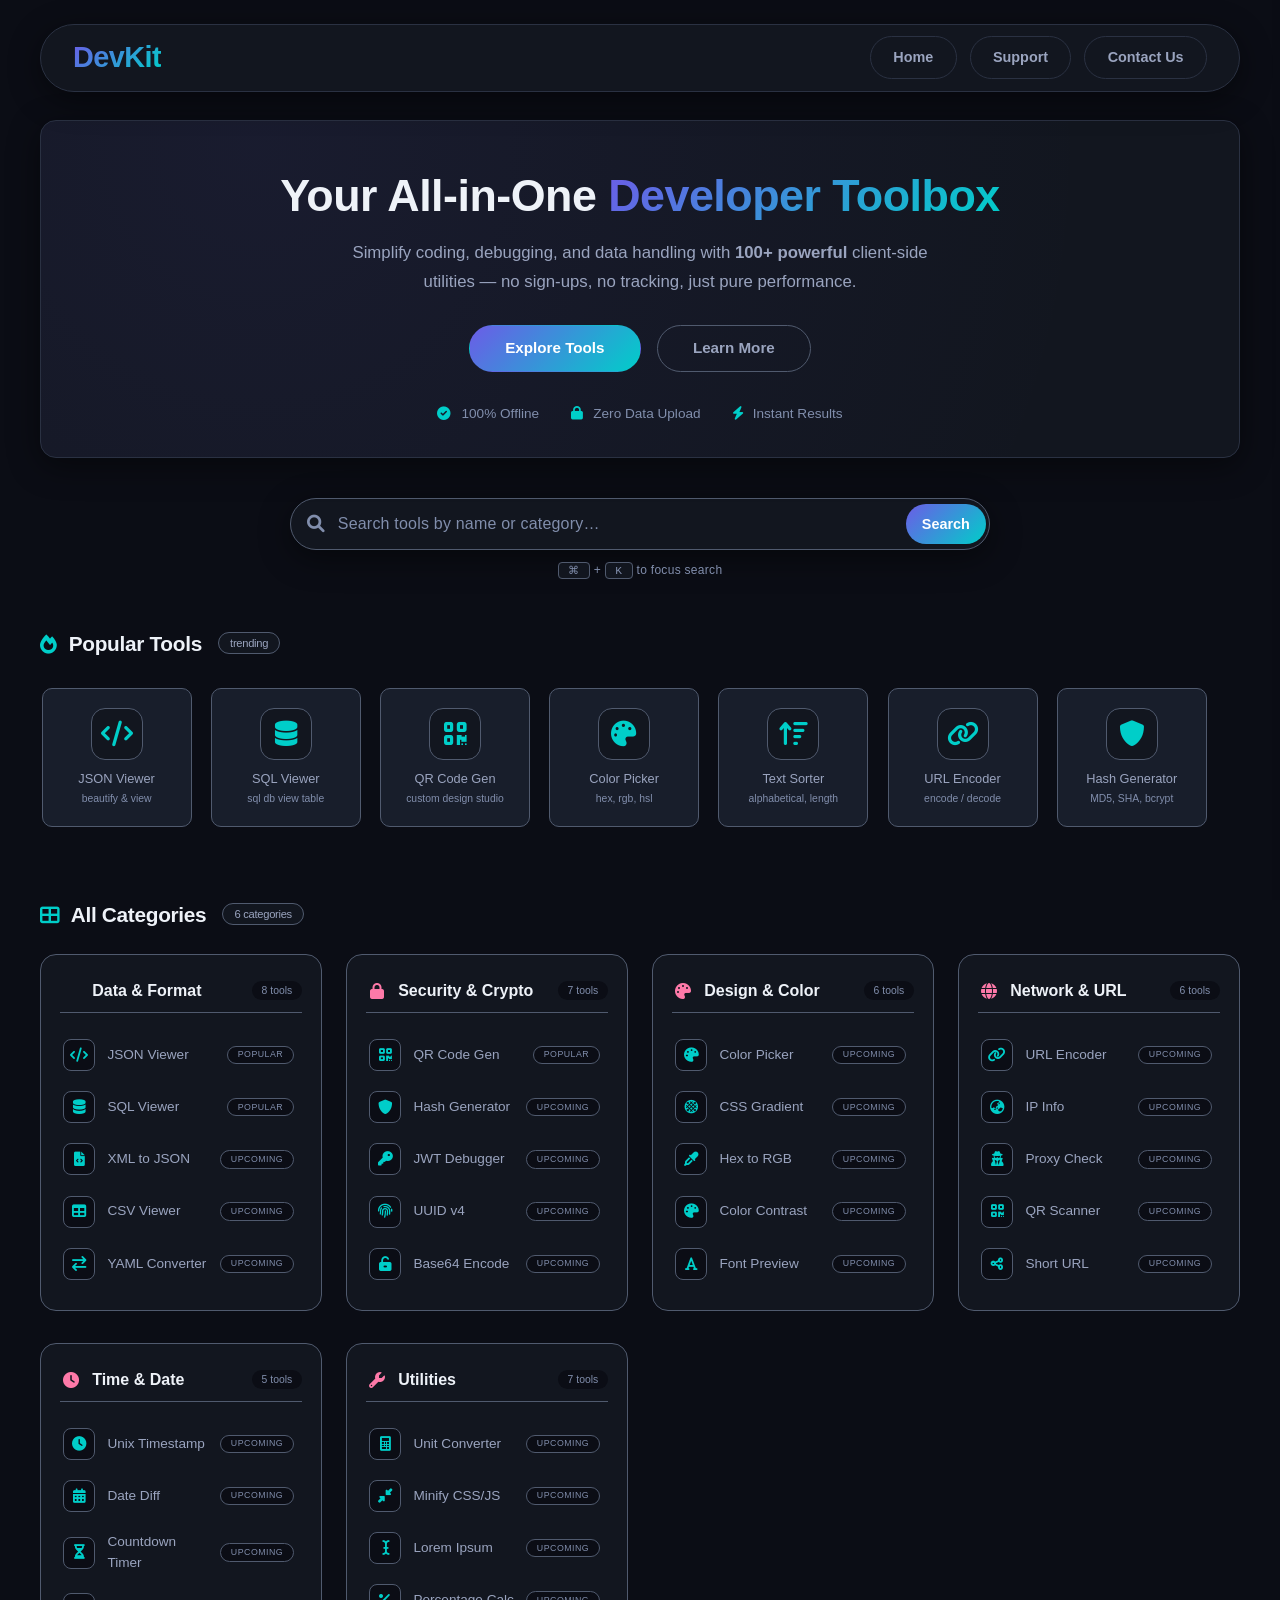
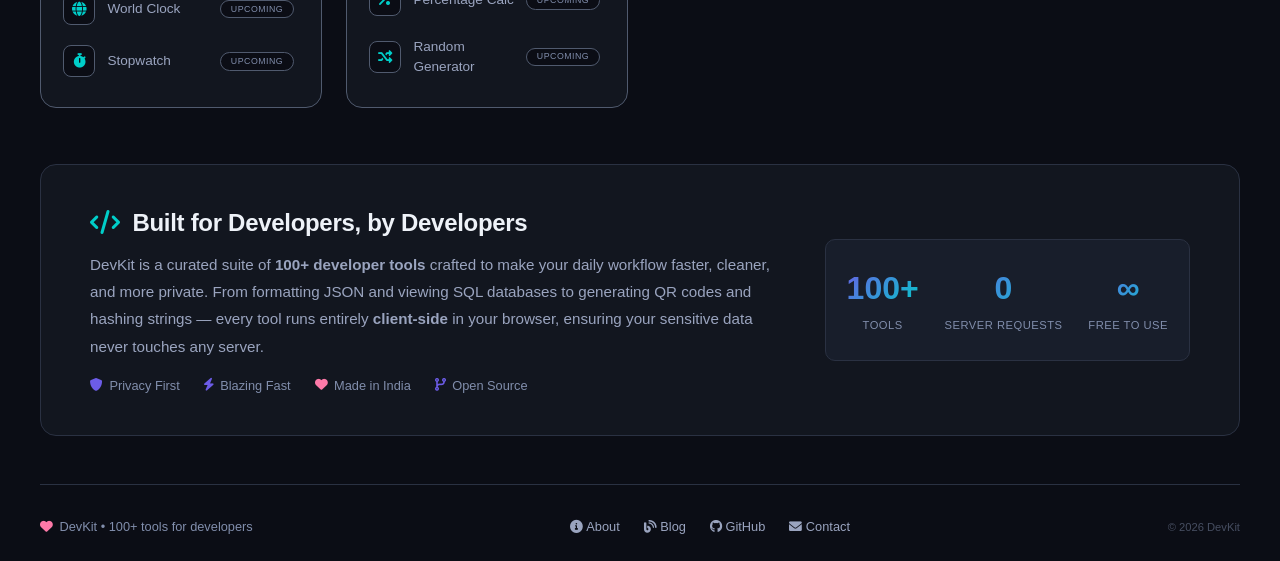
<file: index.html>
<!DOCTYPE html>
<html lang="en">

<head>
    <meta charset="UTF-8" />
    <meta name="viewport" content="width=device-width, initial-scale=1.0" />
    <title>DevKit — Developer Tools</title>

    <link rel="stylesheet" href="https://cdnjs.cloudflare.com/ajax/libs/font-awesome/6.0.0-beta3/css/all.min.css" />
    <link rel="stylesheet" href="style.css" />
    <link rel="stylesheet" href="index.css" />
</head>

<body>

    <div class="container">

        <!-- ====== NAVBAR ====== -->
        <nav class="navbar">
            <div class="nav-brand">
                <a href="./">DevKit</a>
            </div>
            <ul class="desktop-menu">
                <li><a href="./" class="nav-btn active">Home</a></li>
                <li><a href="./support" class="nav-btn">Support</a></li>
                <li><a href="./contact" class="nav-btn">Contact Us</a></li>
            </ul>
            <button class="hamburger" id="hamburgerBtn" aria-label="Toggle menu">
                <span></span>
                <span></span>
                <span></span>
            </button>
        </nav>

        <!-- ====== SLIDING PANEL ====== -->
        <div class="slide-panel" id="slidePanel">
            <div class="panel-header">
                <span class="panel-brand"><i class="fas fa-code"></i> DevKit</span>
                <button class="panel-close" id="panelCloseBtn" aria-label="Close menu">
                    <i class="fas fa-times"></i>
                </button>
            </div>
            <ul class="panel-menu">
                <li><a href="./" class="panel-link"><i class="fas fa-home"></i> Home</a></li>
                <li><a href="./support" class="panel-link"><i class="fas fa-life-ring"></i> Support</a></li>
                <li><a href="./contact" class="panel-link"><i class="fas fa-envelope"></i> Contact Us</a></li>
            </ul>
        </div>

        <!-- ====== HERO SECTION ====== -->
        <section class="hero-section">
            <div class="hero-content">
                <h1>Your All-in-One <span>Developer Toolbox</span></h1>
                <p class="hero-desc">
                    Simplify coding, debugging, and data handling with <strong>100+ powerful</strong>
                    client-side utilities — no sign-ups, no tracking, just pure performance.
                </p>
                <div class="hero-actions">
                    <a href="#tools-section" class="hero-btn primary">Explore Tools</a>
                    <a href="#about-devkit" class="hero-btn secondary">Learn More</a>
                </div>
                <div class="hero-stats">
                    <span><i class="fas fa-check-circle"></i> 100% Offline</span>
                    <span><i class="fas fa-lock"></i> Zero Data Upload</span>
                    <span><i class="fas fa-bolt"></i> Instant Results</span>
                </div>
            </div>
        </section>

        <!-- ====== SEARCH BAR ====== -->
        <section class="search-section">
            <div class="search-wrapper">
                <i class="fas fa-search"></i>
                <input type="text" id="searchInput" placeholder="Search tools by name or category…"
                    aria-label="Search tools" />
                <button id="searchBtn">Search</button>
            </div>

            <div id="searchResults" class="search-results-box" style="display:none;">
                <!-- JS injects .popular-card here -->
            </div>

            <div class="search-hint">
                <kbd>⌘</kbd> + <kbd>K</kbd> to focus search
            </div>
        </section>

        <!-- ====== POPULAR TOOLS ====== -->
        <section class="popular-section" id="tools-section">
            <div class="section-title">
                <i class="fas fa-fire"></i> Popular Tools
                <span class="badge-count">trending</span>
            </div>

            <div class="popular-scroll">
                <div class="popular-card" onclick="window.open('./jsonViewer')">
                    <div class="icon-wrap"><i class="fas fa-code"></i></div>
                    <div class="tool-label">JSON Viewer</div>
                    <div class="tool-sub">beautify &amp; view</div>
                </div>
                <div class="popular-card" onclick="window.open('./sqlViewer')">
                    <div class="icon-wrap"><i class="fas fa-database"></i></div>
                    <div class="tool-label">SQL Viewer</div>
                    <div class="tool-sub">sql db view table</div>
                </div>
                <div class="popular-card" onclick="window.open('./qrCodeGen')">
                    <div class="icon-wrap"><i class="fas fa-qrcode"></i></div>
                    <div class="tool-label">QR Code Gen</div>
                    <div class="tool-sub">custom design studio</div>
                </div>
                <div class="popular-card">
                    <div class="icon-wrap"><i class="fas fa-palette"></i></div>
                    <div class="tool-label">Color Picker</div>
                    <div class="tool-sub">hex, rgb, hsl</div>
                </div>
                <div class="popular-card">
                    <div class="icon-wrap"><i class="fas fa-sort-amount-up"></i></div>
                    <div class="tool-label">Text Sorter</div>
                    <div class="tool-sub">alphabetical, length</div>
                </div>
                <div class="popular-card">
                    <div class="icon-wrap"><i class="fas fa-link"></i></div>
                    <div class="tool-label">URL Encoder</div>
                    <div class="tool-sub">encode / decode</div>
                </div>
                <div class="popular-card">
                    <div class="icon-wrap"><i class="fas fa-shield-alt"></i></div>
                    <div class="tool-label">Hash Generator</div>
                    <div class="tool-sub">MD5, SHA, bcrypt</div>
                </div>
            </div>
        </section>

        <!-- ====== ALL CATEGORIES ====== -->
        <div class="section-title" style="margin-top: 0.5rem;">
            <i class="fas fa-th-large"></i> All Categories
            <span class="badge-count">6 categories</span>
        </div>

        <div class="categories-grid">

            <!-- category 1 -->
            <div class="category-block" data-category="Data & Format">
                <div class="category-head">
                    <i class="fas fa-brackets-curly"></i> Data &amp; Format
                    <span class="cat-count">8 tools</span>
                </div>
                <div class="tool-item" onclick="window.open('./jsonViewer')">
                    <div class="ti-icon"><i class="fas fa-code"></i></div>
                    <span class="ti-name">JSON Viewer</span>
                    <span class="ti-badge">Popular</span>
                </div>
                <div class="tool-item" onclick="window.open('./sqlViewer')">
                    <div class="ti-icon"><i class="fas fa-database"></i></div>
                    <span class="ti-name">SQL Viewer</span>
                    <span class="ti-badge">Popular</span>
                </div>
                <div class="tool-item">
                    <div class="ti-icon"><i class="fas fa-file-code"></i></div>
                    <span class="ti-name">XML to JSON</span>
                    <span class="ti-badge">upcoming</span>
                </div>
                <div class="tool-item">
                    <div class="ti-icon"><i class="fas fa-table"></i></div>
                    <span class="ti-name">CSV Viewer</span>
                    <span class="ti-badge">upcoming</span>
                </div>
                <div class="tool-item">
                    <div class="ti-icon"><i class="fas fa-arrow-right-arrow-left"></i></div>
                    <span class="ti-name">YAML Converter</span>
                    <span class="ti-badge">upcoming</span>
                </div>
            </div>

            <!-- category 2 -->
            <div class="category-block" data-category="Security & Crypto">
                <div class="category-head">
                    <i class="fas fa-lock"></i> Security &amp; Crypto
                    <span class="cat-count">7 tools</span>
                </div>
                <div class="tool-item" onclick="window.open('./qrCodeGen')">
                    <div class="ti-icon"><i class="fas fa-qrcode"></i></div>
                    <span class="ti-name">QR Code Gen</span>
                    <span class="ti-badge">Popular</span>
                </div>
                <div class="tool-item">
                    <div class="ti-icon"><i class="fas fa-shield-alt"></i></div>
                    <span class="ti-name">Hash Generator</span>
                    <span class="ti-badge">upcoming</span>
                </div>
                <div class="tool-item">
                    <div class="ti-icon"><i class="fas fa-key"></i></div>
                    <span class="ti-name">JWT Debugger</span>
                    <span class="ti-badge">upcoming</span>
                </div>
                <div class="tool-item">
                    <div class="ti-icon"><i class="fas fa-fingerprint"></i></div>
                    <span class="ti-name">UUID v4</span>
                    <span class="ti-badge">upcoming</span>
                </div>
                <div class="tool-item">
                    <div class="ti-icon"><i class="fas fa-unlock-alt"></i></div>
                    <span class="ti-name">Base64 Encode</span>
                    <span class="ti-badge">upcoming</span>
                </div>
            </div>

            <!-- category 3 -->
            <div class="category-block" data-category="Design & Color">
                <div class="category-head">
                    <i class="fas fa-palette"></i> Design &amp; Color
                    <span class="cat-count">6 tools</span>
                </div>
                <div class="tool-item">
                    <div class="ti-icon"><i class="fas fa-palette"></i></div>
                    <span class="ti-name">Color Picker</span>
                    <span class="ti-badge">upcoming</span>
                </div>
                <div class="tool-item">
                    <div class="ti-icon"><i class="fas fa-stroopwafel"></i></div>
                    <span class="ti-name">CSS Gradient</span>
                    <span class="ti-badge">upcoming</span>
                </div>
                <div class="tool-item">
                    <div class="ti-icon"><i class="fas fa-eye-dropper"></i></div>
                    <span class="ti-name">Hex to RGB</span>
                    <span class="ti-badge">upcoming</span>
                </div>
                <div class="tool-item">
                    <div class="ti-icon"><i class="fas fa-palette"></i></div>
                    <span class="ti-name">Color Contrast</span>
                    <span class="ti-badge">upcoming</span>
                </div>
                <div class="tool-item">
                    <div class="ti-icon"><i class="fas fa-font"></i></div>
                    <span class="ti-name">Font Preview</span>
                    <span class="ti-badge">upcoming</span>
                </div>
            </div>

            <!-- category 4 -->
            <div class="category-block" data-category="Network & URL">
                <div class="category-head">
                    <i class="fas fa-globe"></i> Network &amp; URL
                    <span class="cat-count">6 tools</span>
                </div>
                <div class="tool-item">
                    <div class="ti-icon"><i class="fas fa-link"></i></div>
                    <span class="ti-name">URL Encoder</span>
                    <span class="ti-badge">upcoming</span>
                </div>
                <div class="tool-item">
                    <div class="ti-icon"><i class="fa-solid fa-earth-asia"></i></div>
                    <span class="ti-name">IP Info</span>
                    <span class="ti-badge">upcoming</span>
                </div>
                <div class="tool-item">
                    <div class="ti-icon"><i class="fas fa-user-secret"></i></div>
                    <span class="ti-name">Proxy Check</span>
                    <span class="ti-badge">upcoming</span>
                </div>
                <div class="tool-item">
                    <div class="ti-icon"><i class="fas fa-qrcode"></i></div>
                    <span class="ti-name">QR Scanner</span>
                    <span class="ti-badge">upcoming</span>
                </div>
                <div class="tool-item">
                    <div class="ti-icon"><i class="fas fa-share-alt"></i></div>
                    <span class="ti-name">Short URL</span>
                    <span class="ti-badge">upcoming</span>
                </div>
            </div>

            <!-- category 5 -->
            <div class="category-block" data-category="Time & Date">
                <div class="category-head">
                    <i class="fas fa-clock"></i> Time &amp; Date
                    <span class="cat-count">5 tools</span>
                </div>
                <div class="tool-item">
                    <div class="ti-icon"><i class="fas fa-clock"></i></div>
                    <span class="ti-name">Unix Timestamp</span>
                    <span class="ti-badge">upcoming</span>
                </div>
                <div class="tool-item">
                    <div class="ti-icon"><i class="fas fa-calendar-alt"></i></div>
                    <span class="ti-name">Date Diff</span>
                    <span class="ti-badge">upcoming</span>
                </div>
                <div class="tool-item">
                    <div class="ti-icon"><i class="fas fa-hourglass-half"></i></div>
                    <span class="ti-name">Countdown Timer</span>
                    <span class="ti-badge">upcoming</span>
                </div>
                <div class="tool-item">
                    <div class="ti-icon"><i class="fa-solid fa-globe"></i></div>
                    <span class="ti-name">World Clock</span>
                    <span class="ti-badge">upcoming</span>
                </div>
                <div class="tool-item">
                    <div class="ti-icon"><i class="fas fa-stopwatch"></i></div>
                    <span class="ti-name">Stopwatch</span>
                    <span class="ti-badge">upcoming</span>
                </div>
            </div>

            <!-- category 6 -->
            <div class="category-block" data-category="Utilities">
                <div class="category-head">
                    <i class="fas fa-wrench"></i> Utilities
                    <span class="cat-count">7 tools</span>
                </div>
                <div class="tool-item">
                    <div class="ti-icon"><i class="fas fa-calculator"></i></div>
                    <span class="ti-name">Unit Converter</span>
                    <span class="ti-badge">upcoming</span>
                </div>
                <div class="tool-item">
                    <div class="ti-icon"><i class="fas fa-compress-alt"></i></div>
                    <span class="ti-name">Minify CSS/JS</span>
                    <span class="ti-badge">upcoming</span>
                </div>
                <div class="tool-item">
                    <div class="ti-icon"><i class="fas fa-i-cursor"></i></div>
                    <span class="ti-name">Lorem Ipsum</span>
                    <span class="ti-badge">upcoming</span>
                </div>
                <div class="tool-item">
                    <div class="ti-icon"><i class="fas fa-percent"></i></div>
                    <span class="ti-name">Percentage Calc</span>
                    <span class="ti-badge">upcoming</span>
                </div>
                <div class="tool-item">
                    <div class="ti-icon"><i class="fas fa-random"></i></div>
                    <span class="ti-name">Random Generator</span>
                    <span class="ti-badge">upcoming</span>
                </div>
            </div>

        </div>

        <!-- ====== ABOUT DEVKIT ====== -->
        <section class="about-devkit" id="about-devkit">
            <div class="about-inner">
                <div class="about-text">
                    <h2><i class="fas fa-code"></i> Built for Developers, by Developers</h2>
                    <p>
                        DevKit is a curated suite of <strong>100+ developer tools</strong> crafted to make your daily
                        workflow
                        faster, cleaner, and more private. From formatting JSON and viewing SQL databases to generating
                        QR codes
                        and hashing strings — every tool runs entirely <strong>client-side</strong> in your browser,
                        ensuring your sensitive data never touches any server.
                    </p>
                    <div class="about-tags">
                        <span><i class="fas fa-shield-alt"></i> Privacy First</span>
                        <span><i class="fas fa-bolt"></i> Blazing Fast</span>
                        <span><i class="fas fa-heart" style="color:var(--accent-3);"></i> Made in India</span>
                        <span><i class="fas fa-code-branch"></i> Open Source</span>
                    </div>
                </div>
                <div class="about-stats-box">
                    <div><span>100+</span><small>Tools</small></div>
                    <div><span>0</span><small>Server Requests</small></div>
                    <div><span>∞</span><small>Free to Use</small></div>
                </div>
            </div>
        </section>

        <!-- ====== FOOTER ====== -->
        <footer class="footer">
            <div class="made-with">
                <i class="fas fa-heart"></i> DevKit &bull; 100+ tools for developers
            </div>
            <div class="footer-links">
                <a href="#about-devkit"><i class="fa-solid fa-circle-info"></i> About</a>
                <a href="#"><i class="fas fa-blog"></i> Blog</a>
                <a href="https://github.com/adii-labs/" target="_blank"><i class="fa-brands fa-github"></i> GitHub</a>
                <a href="./contact"><i class="fas fa-envelope"></i> Contact</a>
            </div>
            <span style="font-size: 0.7rem; opacity: 0.5;">&copy; 2026 DevKit</span>
        </footer>

    </div>

    <script src="nav.js"></script>
    <script src="utils.js"></script>
    <script src="script.js"></script>

</body>

</html>
</file>
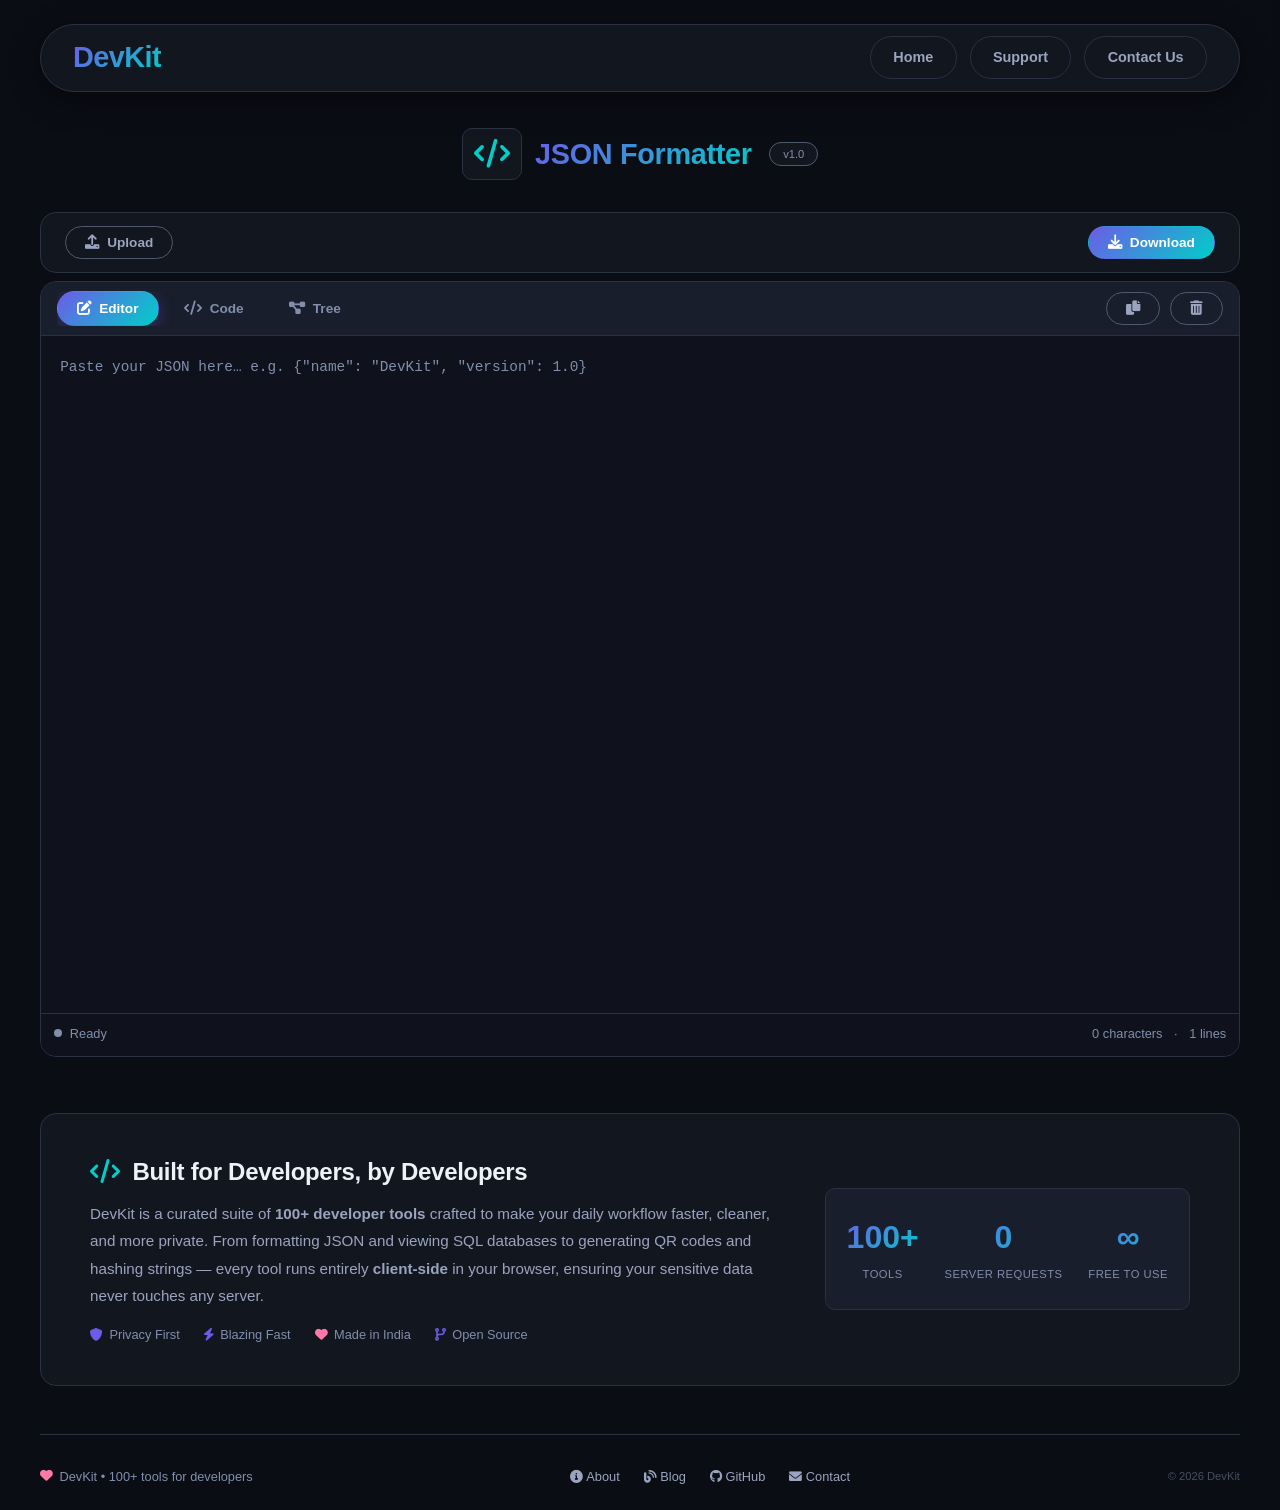
<file: jsonViewer/index.html>
<!DOCTYPE html>
<html lang="en">

<head>
    <meta charset="UTF-8" />
    <meta name="viewport" content="width=device-width, initial-scale=1.0" />
    <title>DevKit — JSON Formatter</title>

    <link rel="stylesheet" href="https://cdnjs.cloudflare.com/ajax/libs/font-awesome/6.0.0-beta3/css/all.min.css" />

    <!-- Shared + Page-specific CSS -->
    <link rel="stylesheet" href="../style.css" />
    <link rel="stylesheet" href="style.css" />
</head>

<body>

    <div class="container">

        <!-- ====== NAVBAR ====== -->
        <nav class="navbar">
            <div class="nav-brand">
                <a href="../">DevKit</a>
            </div>
            <ul class="desktop-menu">
                <li><a href="../" class="nav-btn active">Home</a></li>
                <li><a href="../support" class="nav-btn">Support</a></li>
                <li><a href="../contact" class="nav-btn">Contact Us</a></li>
            </ul>
            <button class="hamburger" id="hamburgerBtn" aria-label="Toggle menu">
                <span></span>
                <span></span>
                <span></span>
            </button>
        </nav>

        <!-- ====== SLIDING PANEL ====== -->
        <div class="slide-panel" id="slidePanel">
            <div class="panel-header">
                <span class="panel-brand"><i class="fas fa-code"></i> DevKit</span>
                <button class="panel-close" id="panelCloseBtn">
                    <i class="fas fa-times"></i>
                </button>
            </div>
            <ul class="panel-menu">
                <li><a href="../" class="panel-link"><i class="fas fa-home"></i> Home</a></li>
                <li><a href="../support" class="panel-link"><i class="fas fa-life-ring"></i> Support</a></li>
                <li><a href="../contact" class="panel-link"><i class="fas fa-envelope"></i> Contact Us</a></li>
            </ul>
        </div>

        <!-- ====== TOOL HEADER ====== -->
        <div class="tool-header">
            <span class="icon-code"><i class="fas fa-code"></i></span>
            <h1>JSON Formatter</h1>
            <span class="badge-version">v1.0</span>
        </div>

        <!-- ====== TOOLBAR ROW 1 ====== -->
        <div class="toolbar-row1">
            <button class="action-btn" id="uploadBtn" title="Upload JSON file">
                <i class="fas fa-upload"></i> <span class="label">Upload</span>
            </button>
            <button class="action-btn primary" id="downloadBtn" title="Download formatted JSON">
                <i class="fas fa-download"></i> <span class="label">Download</span>
            </button>
            <input type="file" id="fileInput" accept=".json" style="display: none;" />
        </div>

        <!-- ====== TABS ====== -->
        <div class="tabs-container">
            <div class="toolbar-row2">
                <div class="tabs-group">
                    <button class="tab-btn active" data-tab="editor">
                        <i class="fas fa-pen-to-square"></i> Editor
                    </button>
                    <button class="tab-btn" data-tab="code">
                        <i class="fas fa-code"></i> Code
                    </button>
                    <button class="tab-btn" data-tab="tree">
                        <i class="fas fa-diagram-project"></i> Tree
                    </button>
                </div>
                <div class="actions-group">
                    <button class="action-btn" id="copyBtn" title="Copy formatted JSON">
                        <i class="fas fa-copy"></i>
                    </button>
                    <button class="action-btn" id="clearBtn" title="Clear all">
                        <i class="fas fa-trash-can"></i>
                    </button>
                </div>
            </div>

            <div class="tab-content active" id="tab-editor">
                <div class="editor-area">
                    <textarea id="jsonInput" placeholder='Paste your JSON here… e.g. {"name": "DevKit", "version": 1.0}'
                        spellcheck="false"></textarea>
                    <div class="editor-status">
                        <div class="status-msg">
                            <span class="dot idle" id="statusDot"></span>
                            <span id="statusText">Ready</span>
                        </div>
                        <div>
                            <span id="charCount">0</span> characters
                            <span style="margin: 0 0.5rem;">·</span>
                            <span id="lineCount">0</span> lines
                        </div>
                    </div>
                </div>
            </div>

            <div class="tab-content" id="tab-code">
                <div id="codeDisplay" class="code-display">
                    <div class="empty-state">
                        <i class="fas fa-code"></i>
                        <p>No JSON to display. Paste some JSON in the <strong>Editor</strong> tab.</p>
                    </div>
                </div>
            </div>

            <div class="tab-content" id="tab-tree">
                <div id="tree-display">
                    <span style="color:#6b768f;">Output will appear here…</span>
                </div>
            </div>
        </div>
        <!-- ====== ABOUT DEVKIT ====== -->
        <section class="about-devkit" id="about-devkit">
            <div class="about-inner">
                <div class="about-text">
                    <h2><i class="fas fa-code"></i> Built for Developers, by Developers</h2>
                    <p>
                        DevKit is a curated suite of <strong>100+ developer tools</strong> crafted to make your daily
                        workflow faster, cleaner, and more private. From formatting JSON and viewing SQL databases to
                        generating
                        QR codes and hashing strings — every tool runs entirely <strong>client-side</strong> in your
                        browser,
                        ensuring your sensitive data never touches any server.
                    </p>
                    <div class="about-tags">
                        <span><i class="fas fa-shield-alt"></i> Privacy First</span>
                        <span><i class="fas fa-bolt"></i> Blazing Fast</span>
                        <span><i class="fas fa-heart" style="color:var(--accent-3);"></i> Made in India</span>
                        <span><i class="fas fa-code-branch"></i> Open Source</span>
                    </div>
                </div>
                <div class="about-stats-box">
                    <div><span>100+</span><small>Tools</small></div>
                    <div><span>0</span><small>Server Requests</small></div>
                    <div><span>∞</span><small>Free to Use</small></div>
                </div>
            </div>
        </section>
        <!-- ====== FOOTER ====== -->
        <footer class="footer">
            <div class="made-with">
                <i class="fas fa-heart"></i> DevKit &bull; 100+ tools for developers
            </div>
            <div class="footer-links">
                <a href="#about-devkit"><i class="fa-solid fa-circle-info"></i> About</a>
                <a href="#"><i class="fas fa-blog"></i> Blog</a>
                <a href="https://github.com/adii-labs/"><i class="fa-brands fa-github"></i> GitHub</a>
                <a href="../contact"><i class="fas fa-envelope"></i> Contact</a>
            </div>
            <span style="font-size: 0.7rem; opacity: 0.5;">&copy; 2026 DevKit</span>
        </footer>

    </div>

    <!-- ====== JAVASCRIPT (full tool logic) ====== -->
    <script src="../nav.js"></script>
    <script src="../utils.js"></script>
    <script src="script.js"></script>

</body>

</html>
</file>
<file: style.css>
/* ============================================================
   STYLE.CSS — Common/Reusable styles for all DevKit pages
   ============================================================ */

/* ---------- RESET & BASE ---------- */
* {
    margin: 0;
    padding: 0;
    box-sizing: border-box;
}

:root {
    --bg-primary: #0b0d15;
    --bg-secondary: #12161f;
    --bg-card: #181e2b;
    --bg-card-hover: #1f2638;
    --bg-input: #0f121c;
    --border-color: #505a6e;
    --border-color-light: #2a3142;
    --text-primary: #eef2f8;
    --text-secondary: #9aa4bf;
    --text-muted: #818eac;
    --accent-1: #6c5ce7;
    --accent-2: #00cec9;
    --accent-3: #fd79a8;
    --accent-4: #fdcb6e;
    --gradient-1: linear-gradient(135deg, #6c5ce7, #00cec9);
    --shadow: 0 8px 32px rgba(0, 0, 0, 0.45);
    --radius: 16px;
    --radius-sm: 10px;
    --transition: 0.25s ease;
    --font-mono: 'JetBrains Mono', 'Fira Code', 'Cascadia Code', monospace;
}

body {
    font-family: 'Segoe UI', Tahoma, Geneva, Verdana, sans-serif;
    background: var(--bg-primary);
    color: var(--text-primary);
    min-height: 100vh;
    padding: 1.5rem;
    line-height: 1.5;
}

html {
    scroll-behavior: smooth;
}

.container {
    max-width: 1200px;
    margin: 0 auto;
}

/* ---------- SCROLLBAR ---------- */
::-webkit-scrollbar {
    width: 6px;
    height: 6px;
}

::-webkit-scrollbar-track {
    background: var(--bg-secondary);
}

::-webkit-scrollbar-thumb {
    background: var(--accent-1);
    border-radius: 10px;
    cursor: grab;
}

::-webkit-scrollbar-thumb:hover {
    background: var(--accent-2);
}

/* ---------- NAVBAR ---------- */
.navbar {
    display: flex;
    justify-content: space-between;
    align-items: center;
    padding: 0.7rem 2rem;
    background: var(--bg-secondary);
    border-radius: 60px;
    border: 1px solid var(--border-color-light);
    box-shadow: var(--shadow);
    margin: 0 auto 1.8rem;
    position: relative;
    z-index: 50;
}

.nav-brand a {
    font-size: 1.8rem;
    font-weight: 800;
    letter-spacing: -0.5px;
    background: var(--gradient-1);
    -webkit-background-clip: text;
    -webkit-text-fill-color: transparent;
    background-clip: text;
    text-decoration: none;
    transition: opacity 0.2s;
}

.nav-brand a:hover {
    opacity: 0.8;
}

.desktop-menu {
    display: flex;
    align-items: center;
    gap: 0.8rem;
    list-style: none;
}

.nav-btn {
    display: inline-block;
    padding: 0.6rem 1.4rem;
    font-size: 0.9rem;
    font-weight: 600;
    color: var(--text-secondary);
    background: transparent;
    border: 1px solid var(--border-color-light);
    border-radius: 40px;
    text-decoration: none;
    transition: all var(--transition);
    white-space: nowrap;
}

.nav-btn:hover {
    background: var(--accent-1);
    color: #fff;
    border-color: var(--accent-1);
    box-shadow: 0 4px 16px rgba(108, 92, 231, 0.35);
    transform: translateY(-2px);
}

.nav-btn.active,
.panel-link.active {
    background: var(--accent-1);
    color: #fff;
    border-color: var(--accent-1);
}

/* ---------- HAMBURGER ---------- */
.hamburger {
    display: none;
    flex-direction: column;
    justify-content: center;
    align-items: center;
    width: 44px;
    height: 44px;
    background: transparent;
    border: none;
    cursor: pointer;
    padding: 8px;
    gap: 5px;
    border-radius: 8px;
    transition: 0.3s ease;
    z-index: 60;
}

.hamburger span {
    display: block;
    width: 26px;
    height: 3px;
    background: var(--text-primary);
    border-radius: 4px;
    transition: 0.3s ease;
}

.hamburger:hover {
    background: rgba(255, 255, 255, 0.05);
}

/* ---------- SLIDING PANEL ---------- */
.slide-panel {
    position: fixed;
    top: 0;
    right: -380px;
    width: 320px;
    max-width: 85vw;
    height: 100vh;
    background: var(--bg-secondary);
    border-left: 1px solid var(--border-color-light);
    box-shadow: -8px 0 40px rgba(0, 0, 0, 0.6);
    padding: 2.5rem 2rem 2rem;
    transition: right 0.4s cubic-bezier(0.22, 1, 0.36, 1);
    z-index: 1000;
    overflow-y: auto;
    display: flex;
    flex-direction: column;
}

.slide-panel.open {
    right: 0;
}

.panel-header {
    display: flex;
    justify-content: space-between;
    align-items: center;
    margin-bottom: 2.5rem;
    padding-bottom: 1rem;
    border-bottom: 1px solid var(--border-color-light);
}

.panel-brand {
    font-size: 1.4rem;
    font-weight: 700;
    background: var(--gradient-1);
    -webkit-background-clip: text;
    -webkit-text-fill-color: transparent;
    background-clip: text;
}

.panel-close {
    background: transparent;
    border: none;
    color: var(--text-secondary);
    font-size: 1.6rem;
    cursor: pointer;
    padding: 0.2rem 0.6rem;
    border-radius: 8px;
    transition: 0.2s;
}

.panel-close:hover {
    background: rgba(255, 255, 255, 0.06);
    color: #fff;
}

.panel-menu {
    list-style: none;
    display: flex;
    flex-direction: column;
    gap: 0.7rem;
    flex: 1;
}

.panel-link {
    display: block;
    padding: 0.9rem 1.2rem;
    font-size: 1.05rem;
    font-weight: 500;
    color: var(--text-primary);
    background: #1a1f2e;
    border: 1px solid var(--border-color-light);
    border-radius: 14px;
    text-decoration: none;
    transition: all var(--transition);
    text-align: left;
}

.panel-link:hover {
    background: var(--accent-1);
    border-color: var(--accent-1);
    box-shadow: 0 4px 20px rgba(108, 92, 231, 0.3);
    transform: translateX(4px);
}

.panel-link i {
    margin-right: 10px;
    width: 22px;
    text-align: center;
    color: #6b768f;
}

.panel-link:hover i {
    color: #fff;
}

/* ---------- TOOL HEADER ---------- */
.tool-header {
    display: flex;
    align-items: center;
    justify-content: center;
    gap: 0.8rem;
    padding: 0.5rem 0 1.2rem;
    margin-bottom: 0.8rem;
}

.tool-header .icon-code {
    font-size: 1.8rem;
    color: var(--accent-2);
    background: var(--bg-secondary);
    padding: 0.2rem 0.7rem;
    border-radius: 10px;
    border: 1px solid var(--border-color-light);
}

.tool-header h1 {
    font-size: 1.8rem;
    font-weight: 700;
    letter-spacing: -0.3px;
    background: var(--gradient-1);
    -webkit-background-clip: text;
    -webkit-text-fill-color: transparent;
    background-clip: text;
}

.tool-header .badge-version {
    font-size: 0.7rem;
    background: var(--bg-secondary);
    color: var(--text-muted);
    padding: 0.15rem 0.8rem;
    border-radius: 30px;
    border: 1px solid var(--border-color);
    margin-left: 0.3rem;
    -webkit-text-fill-color: var(--text-muted);
}

/* ---------- TOOLBAR ROW 1 ---------- */
.toolbar-row1 {
    display: flex;
    justify-content: space-between;
    align-items: center;
    gap: 0.8rem;
    background: var(--bg-secondary);
    border: 1px solid var(--border-color-light);
    border-radius: var(--radius);
    padding: 0.8rem 1.5rem;
    margin-bottom: 0.5rem;
}

/* ---------- TOOLBAR ROW 2 ---------- */
.toolbar-row2 {
    display: flex;
    justify-content: space-between;
    align-items: center;
    padding: 0.6rem 1rem;
    border-bottom: 1px solid var(--border-color-light);
    background: var(--bg-card);
    flex-wrap: nowrap;
    gap: 0.6rem;
}

.tabs-group {
    display: flex;
    gap: 0.3rem;
    flex-shrink: 1;
    min-width: 0;
    overflow: hidden;
}

.actions-group {
    display: flex;
    gap: 0.6rem;
    align-items: center;
    flex-shrink: 0;
}

/* ---------- BUTTONS ---------- */
.action-btn {
    display: inline-flex;
    align-items: center;
    gap: 0.5rem;
    padding: 0.5rem 1.2rem;
    border-radius: 40px;
    font-size: 0.85rem;
    font-weight: 600;
    border: 1px solid var(--border-color);
    background: transparent;
    color: var(--text-secondary);
    cursor: pointer;
    transition: var(--transition);
    font-family: inherit;
    white-space: nowrap;
    flex-shrink: 0;
}

.action-btn:hover {
    background: var(--bg-card-hover);
    border-color: var(--accent-1);
    color: var(--text-primary);
}

.action-btn.primary {
    background: var(--gradient-1);
    border-color: transparent;
    color: #fff;
}

.action-btn.primary:hover {
    transform: scale(1.03);
    box-shadow: 0 4px 20px rgba(108, 92, 231, 0.4);
}

.action-btn i {
    font-size: 0.9rem;
}

.action-btn .label {
    display: inline;
}

/* ---------- TABS ---------- */
.tab-btn {
    display: flex;
    align-items: center;
    gap: 0.5rem;
    padding: 0.55rem 1.2rem;
    font-size: 0.85rem;
    font-weight: 600;
    color: var(--text-muted);
    background: transparent;
    border: 1px solid transparent;
    border-radius: 40px;
    cursor: pointer;
    transition: var(--transition);
    font-family: inherit;
    white-space: nowrap;
    flex-shrink: 0;
}

.tab-btn:hover {
    color: var(--text-primary);
    background: var(--bg-card-hover);
}

.tab-btn.active {
    background: var(--gradient-1);
    color: #fff;
    border-color: transparent;
    box-shadow: 0 4px 16px rgba(108, 92, 231, 0.35);
}

.tab-btn.active:hover {
    transform: scale(1.03);
}

.tab-btn i {
    font-size: 0.9rem;
}

.tab-btn .badge-tab {
    font-size: 0.55rem;
    background: rgba(255, 255, 255, 0.1);
    padding: 0.05rem 0.5rem;
    border-radius: 20px;
    color: var(--text-muted);
}

.tab-btn.active .badge-tab {
    color: rgba(255, 255, 255, 0.7);
    background: rgba(255, 255, 255, 0.15);
}

/* ---------- TABS CONTAINER & CONTENT (Common) ---------- */
.tabs-container {
    background: var(--bg-secondary);
    border: 1px solid var(--border-color-light);
    border-radius: var(--radius);
    overflow: hidden;
}

.tab-content {
    display: none;
    min-height: 80dvh;
    height: auto;
    background: var(--bg-input);
}

.tab-content.active {
    display: flex;
    flex-direction: column;
}

/* ---------- EMPTY STATE ---------- */
.empty-state {
    display: flex;
    flex-direction: column;
    align-items: center;
    justify-content: center;
    padding: 3rem 1rem;
    color: var(--text-muted);
    text-align: center;
}

.empty-state i {
    font-size: 3rem;
    margin-bottom: 1rem;
    color: var(--border-color-light);
}

.empty-state p {
    font-size: 0.95rem;
    max-width: 400px;
}

/* ---------- TOAST (Common) ---------- */
.custom-toast {
    position: fixed;
    bottom: 2rem;
    left: 50%;
    transform: translateX(-50%);
    background: var(--bg-secondary);
    border: 1px solid var(--border-color-light);
    border-radius: 12px;
    padding: 0.8rem 1.8rem;
    box-shadow: 0 8px 40px rgba(0, 0, 0, 0.6);
    z-index: 9999;
    display: flex;
    align-items: center;
    gap: 0.8rem;
    font-size: 0.9rem;
    color: var(--text-primary);
    animation: slideUp 0.4s ease;
    max-width: 90vw;
}

@keyframes slideUp {
    from {
        opacity: 0;
        transform: translateX(-50%) translateY(20px);
    }

    to {
        opacity: 1;
        transform: translateX(-50%) translateY(0);
    }
}

/* ---------- ABOUT DEVKIT ---------- */
.about-devkit {
    margin-top: 3.5rem;
    padding: 2.5rem 2rem;
    background: var(--bg-secondary);
    border-radius: var(--radius);
    border: 1px solid var(--border-color-light);
}

.about-inner {
    display: flex;
    align-items: center;
    gap: 2.5rem;
    max-width: 1100px;
    margin: 0 auto;
    flex-wrap: wrap;
}

.about-text {
    flex: 2;
    min-width: 250px;
}

.about-text h2 {
    font-size: 1.5rem;
    font-weight: 700;
    margin-bottom: 0.6rem;
    letter-spacing: -0.3px;
}

.about-text h2 i {
    color: var(--accent-2);
    margin-right: 0.4rem;
}

.about-text p {
    color: var(--text-secondary);
    line-height: 1.8;
    font-size: 0.95rem;
    margin-bottom: 1rem;
}

.about-tags {
    display: flex;
    flex-wrap: wrap;
    gap: 0.8rem 1.5rem;
}

.about-tags span {
    font-size: 0.8rem;
    color: var(--text-muted);
    display: flex;
    align-items: center;
    gap: 0.4rem;
}

.about-tags span i {
    color: var(--accent-1);
}

.about-stats-box {
    flex: 1;
    min-width: 160px;
    display: flex;
    justify-content: space-around;
    background: var(--bg-card);
    border-radius: var(--radius-sm);
    padding: 1.5rem 0.5rem;
    border: 1px solid var(--border-color-light);
    text-align: center;
}

.about-stats-box div span {
    display: block;
    font-size: 2rem;
    font-weight: 800;
    background: var(--gradient-1);
    -webkit-background-clip: text;
    -webkit-text-fill-color: transparent;
    background-clip: text;
}

.about-stats-box div small {
    font-size: 0.7rem;
    color: var(--text-muted);
    text-transform: uppercase;
    letter-spacing: 0.5px;
}

/* ---------- FOOTER ---------- */
.footer {
    margin-top: 3rem;
    padding-top: 2rem;
    border-top: 1px solid var(--border-color-light);
    display: flex;
    justify-content: space-between;
    align-items: center;
    flex-wrap: wrap;
    gap: 1rem;
    font-size: 0.8rem;
    color: var(--text-muted);
}

.footer-links {
    display: flex;
    gap: 1.5rem;
}

.footer-links a {
    color: var(--text-secondary);
    text-decoration: none;
    transition: var(--transition);
    font-size: 0.8rem;
}

.footer-links a:hover {
    color: var(--accent-1);
}

.footer .made-with {
    display: flex;
    align-items: center;
    gap: 0.4rem;
}

.footer .made-with i {
    color: var(--accent-3);
}

/* ---------- UTILITY ---------- */
.hidden {
    display: none !important;
}

/* ---------- RESPONSIVE ---------- */
@media (max-width: 768px) {
    body {
        padding: 0.8rem;
    }

    .desktop-menu {
        display: none;
    }

    .hamburger {
        display: flex;
    }

    .navbar {
        padding: 0.6rem 1.2rem;
        border-radius: 40px;
        margin-bottom: 1rem;
    }

    .nav-brand a {
        font-size: 1.4rem;
    }

    .slide-panel {
        width: 280px;
        padding: 1.5rem 1.2rem;
    }

    .panel-link {
        font-size: 0.95rem;
        padding: 0.7rem 1rem;
    }

    .tool-header h1 {
        font-size: 1.4rem;
    }

    .tool-header .icon-code {
        font-size: 1.4rem;
        padding: 0.15rem 0.5rem;
    }

    .toolbar-row2 {
        flex-wrap: nowrap;
        gap: 0.3rem;
        overflow-x: auto;
    }

    .tab-btn {
        padding: 0.4rem 0.8rem;
        font-size: 0.75rem;
        flex-shrink: 0;
    }

    .tab-btn .badge-tab {
        display: none;
    }

    .action-btn {
        padding: 0.4rem 0.9rem;
        font-size: 0.75rem;
        flex-shrink: 0;
    }

    .tab-content {
        height: 70dvh;
    }

    .about-inner {
        flex-direction: column;
        text-align: center;
    }

    .about-tags {
        justify-content: center;
    }

    .about-stats-box {
        width: 100%;
    }

    .footer {
        flex-direction: column;
        text-align: center;
        gap: 0.8rem;
    }

    .footer-links {
        flex-wrap: wrap;
        justify-content: center;
    }
}

@media (max-width: 480px) {
    .navbar {
        padding: 0.4rem 0.8rem;
        border-radius: 30px;
    }

    .nav-brand a {
        font-size: 1.2rem;
    }

    .slide-panel {
        width: 290px;
        padding: 2rem 1.2rem;
    }

    .panel-link {
        font-size: 0.95rem;
        padding: 0.8rem 1rem;
    }

    .tool-header h1 {
        font-size: 1.1rem;
    }

    .tool-header .icon-code {
        font-size: 1.1rem;
        padding: 0.1rem 0.4rem;
    }

    .tool-header .badge-version {
        font-size: 0.6rem;
        padding: 0.1rem 0.5rem;
    }

    .tab-btn {
        padding: 0.3rem 0.5rem;
        font-size: 0.65rem;
    }

    .tab-btn i {
        font-size: 0.7rem;
    }

    .action-btn {
        padding: 0.3rem 0.6rem;
        font-size: 0.65rem;
    }

    .tab-content {
        height: 60dvh;
    }
}

@media (max-height: 500px) {
    .slide-panel {
        padding: 1.2rem 1rem;
    }

    .panel-header {
        margin-bottom: 1.2rem;
    }

    .panel-link {
        padding: 0.6rem 1rem;
        font-size: 0.9rem;
    }

    .panel-menu {
        gap: 0.4rem;
    }
}
</file>
<file: index.css>
/* ============================================================
   INDEX.CSS — Homepage-specific styles for DevKit
   ============================================================ */

:root {
    --gradient-2: linear-gradient(135deg, #fd79a8, #fdcb6e);
}

/* ----- SEARCH BAR ----- */
.search-section {
    margin-bottom: 3rem;
}

.search-wrapper {
    display: flex;
    align-items: center;
    background: var(--bg-secondary);
    border: 1px solid var(--border-color);
    border-radius: 60px;
    padding: 0 0.2rem 0 1rem;
    transition: var(--transition);
    max-width: 700px;
    margin: 0 auto;
    box-shadow: var(--shadow);
}

.search-wrapper:focus-within {
    border-color: var(--accent-1);
    box-shadow: 0 0 0 4px rgba(108, 92, 231, 0.15), var(--shadow);
}

.search-wrapper i {
    color: var(--text-muted);
    font-size: 1.1rem;
}

.search-wrapper input {
    flex: 1;
    background: transparent;
    border: none;
    padding: 1rem 1rem 1rem 0.8rem;
    font-size: 1rem;
    color: var(--text-primary);
    outline: none;
    min-width: 0;
}

.search-wrapper input::placeholder {
    color: var(--text-muted);
    font-weight: 400;
    letter-spacing: 0.2px;
}

.search-wrapper button {
    background: var(--gradient-1);
    border: none;
    color: #fff;
    font-weight: 600;
    padding: 0.75rem 1rem;
    border-radius: 40px;
    font-size: 0.9rem;
    cursor: pointer;
    transition: var(--transition);
    display: flex;
    align-items: center;
    gap: 0.6rem;
    white-space: nowrap;
}

.search-wrapper button:hover {
    transform: scale(1.02);
    box-shadow: 0 4px 20px rgba(108, 92, 231, 0.4);
}

.search-hint {
    text-align: center;
    margin-top: 0.7rem;
    font-size: 0.75rem;
    color: var(--text-muted);
    letter-spacing: 0.3px;
}

.search-hint kbd {
    background: var(--bg-secondary);
    padding: 0.1rem 0.6rem;
    border-radius: 4px;
    border: 1px solid var(--border-color);
    font-size: 0.7rem;
}

/* ----- SECTION TITLES ----- */
.section-title {
    display: flex;
    align-items: center;
    gap: 0.75rem;
    font-size: 1.3rem;
    font-weight: 700;
    margin-bottom: 1.5rem;
    letter-spacing: -0.3px;
}

.section-title i {
    color: var(--accent-2);
    font-size: 1.2rem;
}

.section-title .badge-count {
    font-size: 0.7rem;
    font-weight: 500;
    background: var(--bg-secondary);
    color: var(--text-secondary);
    padding: 0.1rem 0.7rem;
    border-radius: 30px;
    border: 1px solid var(--border-color);
    margin-left: 0.25rem;
}

/* ----- POPULAR TOOLS ----- */
.popular-section {
    margin-bottom: 3.5rem;
}

.popular-scroll {
    display: flex;
    gap: 1.2rem;
    overflow-x: auto;
    padding: 0.3rem 0.1rem 1rem;
    -webkit-overflow-scrolling: touch;
}

.popular-scroll::-webkit-scrollbar {
    height: 6px;
}

.popular-scroll::-webkit-scrollbar-thumb {
    background: var(--accent-1);
    border-radius: 10px;
    cursor: grabbing;
}

.popular-card {
    flex: 0 0 150px;
    background: var(--bg-card);
    border: 1px solid var(--border-color);
    border-radius: var(--radius-sm);
    padding: 1.2rem 0.8rem;
    text-align: center;
    transition: var(--transition);
    scroll-snap-align: start;
    cursor: default;
}

.popular-card:hover {
    background: var(--bg-card-hover);
    border-color: var(--accent-1);
    transform: translateY(-4px);
    box-shadow: 0 8px 24px rgba(0, 0, 0, 0.3);
}

.popular-card .icon-wrap {
    width: 52px;
    height: 52px;
    margin: 0 auto 0.6rem;
    background: var(--bg-secondary);
    border-radius: 14px;
    display: flex;
    align-items: center;
    justify-content: center;
    font-size: 1.6rem;
    color: var(--accent-2);
    border: 1px solid var(--border-color);
    transition: var(--transition);
}

.popular-card:hover .icon-wrap {
    border-color: var(--accent-1);
    color: var(--accent-1);
}

.popular-card .tool-label {
    font-size: 0.8rem;
    font-weight: 500;
    color: var(--text-secondary);
    white-space: nowrap;
    overflow: hidden;
    text-overflow: ellipsis;
}

.popular-card .tool-sub {
    font-size: 0.65rem;
    color: var(--text-muted);
    margin-top: 0.15rem;
}

/* ----- TOOL GRID ----- */
.categories-grid {
    display: grid;
    grid-template-columns: repeat(auto-fill, minmax(280px, 1fr));
    gap: 2rem 1.5rem;
    margin-top: 0.5rem;
}

.category-block {
    background: var(--bg-secondary);
    border-radius: var(--radius);
    border: 1px solid var(--border-color);
    padding: 1.5rem 1.2rem 1.2rem;
    transition: var(--transition);
}

.category-block:hover {
    border-color: rgba(108, 92, 231, 0.3);
    box-shadow: 0 4px 20px rgba(0, 0, 0, 0.2);
}

.category-head {
    display: flex;
    align-items: center;
    gap: 0.6rem;
    font-weight: 600;
    font-size: 1rem;
    color: var(--text-primary);
    margin-bottom: 1rem;
    padding-bottom: 0.6rem;
    border-bottom: 1px solid var(--border-color);
}

.category-head i {
    color: var(--accent-3);
    font-size: 1rem;
    width: 1.4rem;
    text-align: center;
}

.category-head .cat-count {
    margin-left: auto;
    font-size: 0.65rem;
    font-weight: 400;
    color: var(--text-muted);
    background: var(--bg-primary);
    padding: 0.1rem 0.6rem;
    border-radius: 20px;
}

.tool-item {
    display: flex;
    align-items: center;
    gap: 0.75rem;
    padding: 0.6rem 0.5rem 0.6rem 0.2rem;
    border-radius: var(--radius-sm);
    transition: var(--transition);
    cursor: default;
    border-bottom: 1px solid transparent;
}

.tool-item:hover {
    background: var(--bg-card);
    padding-left: 0.7rem;
    border-bottom-color: var(--border-color);
}

.tool-item .ti-icon {
    width: 32px;
    height: 32px;
    background: var(--bg-primary);
    border-radius: 8px;
    display: flex;
    align-items: center;
    justify-content: center;
    font-size: 0.9rem;
    color: var(--accent-2);
    border: 1px solid var(--border-color);
    flex-shrink: 0;
    transition: var(--transition);
}

.tool-item:hover .ti-icon {
    border-color: var(--accent-1);
    color: var(--accent-1);
}

.tool-item .ti-name {
    font-size: 0.85rem;
    font-weight: 500;
    color: var(--text-secondary);
    transition: var(--transition);
}

.tool-item:hover .ti-name {
    color: var(--text-primary);
}

.tool-item .ti-badge {
    margin-left: auto;
    font-size: 0.55rem;
    text-transform: uppercase;
    letter-spacing: 0.5px;
    background: var(--bg-primary);
    color: var(--text-muted);
    padding: 0.1rem 0.6rem;
    border-radius: 30px;
    border: 1px solid var(--border-color);
}

/* ----- UTILITY ----- */
.glow-dot {
    display: inline-block;
    width: 6px;
    height: 6px;
    border-radius: 50%;
    background: var(--accent-2);
    margin-right: 0.3rem;
    animation: pulse-dot 2s infinite;
}

@keyframes pulse-dot {

    0%,
    100% {
        opacity: 1;
        transform: scale(1);
    }

    50% {
        opacity: 0.4;
        transform: scale(0.8);
    }
}

/* ----- RESPONSIVE (homepage-specific) ----- */
@media (max-width: 768px) {
    .categories-grid {
        grid-template-columns: 1fr;
        gap: 1.2rem;
    }

    .popular-card {
        flex: 0 0 120px;
        padding: 0.8rem 0.4rem;
    }

    .popular-card .icon-wrap {
        width: 40px;
        height: 40px;
        font-size: 1.2rem;
    }

    .section-title {
        font-size: 1.1rem;
    }
}

@media (max-width: 480px) {
    .search-wrapper input::placeholder {
        font-size: 0.8rem;
    }

    .category-block {
        padding: 1rem 0.8rem;
    }

    .tool-item .ti-badge {
        display: none;
    }
}

/* ----- HERO SECTION ----- */
.hero-section {
    text-align: center;
    background: var(--bg-secondary);
    border: 1px solid var(--border-color-light);
    border-radius: var(--radius);
    padding: 3rem 1.5rem 2rem;
    margin-bottom: 2.5rem;
    box-shadow: var(--shadow);
    position: relative;
    overflow: hidden;
}

.hero-section::before {
    content: '';
    position: absolute;
    top: -40%;
    left: -30%;
    width: 160%;
    height: 160%;
    background: radial-gradient(circle at 30% 30%, rgba(108, 92, 231, 0.08) 0%, transparent 60%);
    pointer-events: none;
}

.hero-content {
    position: relative;
    z-index: 2;
    max-width: 720px;
    margin: 0 auto;
}

.hero-content h1 {
    font-size: 2.8rem;
    font-weight: 800;
    letter-spacing: -0.5px;
    line-height: 1.2;
    margin-bottom: 1rem;
}

.hero-content h1 span {
    background: var(--gradient-1);
    -webkit-background-clip: text;
    -webkit-text-fill-color: transparent;
    background-clip: text;
}

.hero-desc {
    font-size: 1.05rem;
    color: var(--text-secondary);
    max-width: 600px;
    margin: 0 auto 1.8rem;
    line-height: 1.7;
}

.hero-actions {
    display: flex;
    justify-content: center;
    gap: 1rem;
    flex-wrap: wrap;
    margin-bottom: 2rem;
}

.hero-btn {
    display: inline-block;
    padding: 0.7rem 2.2rem;
    border-radius: 40px;
    font-weight: 600;
    text-decoration: none;
    transition: var(--transition);
    font-size: 0.95rem;
}

.hero-btn.primary {
    background: var(--gradient-1);
    color: #fff;
    border: 1px solid transparent;
}

.hero-btn.primary:hover {
    transform: translateY(-3px);
    box-shadow: 0 8px 32px rgba(108, 92, 231, 0.4);
}

.hero-btn.secondary {
    background: transparent;
    color: var(--text-secondary);
    border: 1px solid var(--border-color);
}

.hero-btn.secondary:hover {
    background: var(--bg-card-hover);
    border-color: var(--accent-1);
    color: var(--text-primary);
}

.hero-stats {
    display: flex;
    justify-content: center;
    gap: 2rem;
    flex-wrap: wrap;
    font-size: 0.85rem;
    color: var(--text-muted);
}

.hero-stats span i {
    color: var(--accent-2);
    margin-right: 0.4rem;
}

/* ----- SEARCH RESULTS BOX ----- */
.search-results-box {
    background: var(--bg-secondary);
    border: 1px solid var(--border-color);
    border-radius: var(--radius);
    margin-top: 0.8rem;
    padding: 1.2rem 1rem;
    max-height: 480px;
    overflow-y: auto;
    box-shadow: var(--shadow);
    animation: fadeSlide 0.25s ease;
}

@keyframes fadeSlide {
    from {
        opacity: 0;
        transform: translateY(-12px);
    }

    to {
        opacity: 1;
        transform: translateY(0);
    }
}

.search-results-box::-webkit-scrollbar {
    width: 4px;
}

.search-results-box::-webkit-scrollbar-thumb {
    background: var(--accent-1);
    border-radius: 10px;
}

.search-grid {
    display: grid;
    grid-template-columns: repeat(auto-fill, minmax(140px, 1fr));
    gap: 1rem;
}

.search-empty {
    text-align: center;
    padding: 2rem 1rem;
    color: var(--text-muted);
}

.search-empty i {
    font-size: 2.5rem;
    display: block;
    margin-bottom: 0.8rem;
    color: var(--border-color);
}

.search-empty p {
    font-size: 1rem;
}

.search-empty span {
    font-size: 0.8rem;
}

.search-footer-text {
    margin-top: 0.8rem;
    padding-top: 0.6rem;
    border-top: 1px solid var(--border-color-light);
    font-size: 0.75rem;
    color: var(--text-muted);
    text-align: center;
}

@media (max-width: 768px) {
    .hero-content h1 {
        font-size: 2rem;
    }

    .hero-desc {
        font-size: 0.95rem;
    }

    .search-grid {
        grid-template-columns: repeat(auto-fill, minmax(120px, 1fr));
    }
}

@media (max-width: 480px) {
    .hero-section {
        padding: 1.5rem 0.8rem;
    }

    .hero-content h1 {
        font-size: 1.5rem;
    }

    .hero-stats {
        gap: 1rem;
        font-size: 0.75rem;
    }

    .hero-btn {
        padding: 0.5rem 1.2rem;
        font-size: 0.85rem;
    }

    .about-devkit {
        padding: 1.5rem 1rem;
    }

    .search-grid {
        grid-template-columns: repeat(auto-fill, minmax(100px, 1fr));
        gap: 0.6rem;
    }
}
</file>
<file: jsonViewer/style.css>
/* ============================================================
   JSON VIEWER — TOOL-SPECIFIC STYLES ONLY
   ============================================================
   Everything common (tabs, toast, buttons, etc.) is in root style.css
   ============================================================ */

/* ----- EDITOR AREA (Unique to JSON) ----- */
.editor-area textarea {
    width: 100%;
    height: calc(80dvh - 50px);
    background: var(--bg-input);
    border: none;
    padding: 1.2rem;
    font-family: var(--font-mono);
    font-size: 0.9rem;
    color: var(--text-primary);
    outline: none;
    transition: var(--transition);
    line-height: 1.7;
    tab-size: 2;
    resize: none;
    scrollbar-width: none;
}

.editor-area textarea:focus {
    border-color: var(--accent-1);
    box-shadow: 0 0 0 3px rgba(108, 92, 231, 0.15);
}

.editor-area textarea::placeholder {
    color: var(--text-muted);
}

/* ----- EDITOR STATUS (Unique to JSON) ----- */
.editor-status {
    display: flex;
    justify-content: space-between;
    align-items: center;
    flex-wrap: wrap;
    gap: 0.5rem;
    padding: 0.6rem 0.8rem 0;
    font-size: 0.8rem;
    color: var(--text-muted);
    border-top: 1px solid var(--border-color-light);
}

.editor-status .status-msg {
    display: flex;
    align-items: center;
    gap: 0.5rem;
}

.editor-status .status-msg .dot {
    width: 8px;
    height: 8px;
    border-radius: 50%;
    display: inline-block;
    flex-shrink: 0;
}

.editor-status .status-msg .dot.idle {
    background: var(--text-muted);
}

.editor-status .status-msg .dot.valid {
    background: var(--accent-2);
}

.editor-status .status-msg .dot.invalid {
    background: var(--accent-3);
}

/* ----- CODE TAB — Syntax Highlighting (Unique to JSON) ----- */
.code-display {
    background: var(--bg-input);
    padding: 1.2rem;
    overflow: auto;
    font-family: var(--font-mono);
    font-size: 0.85rem;
    line-height: 1.8;
    white-space: pre-wrap;
    word-break: break-all;
    color: var(--text-primary);
    height: 80dvh;
}

.code-display .json-key {
    color: var(--accent-4);
}

.code-display .json-string {
    color: var(--accent-2);
}

.code-display .json-number {
    color: var(--accent-3);
}

.code-display .json-boolean {
    color: var(--accent-1);
}

.code-display .json-null {
    color: var(--text-secondary);
}

.code-display .json-bracket {
    color: var(--text-primary);
}

.code-display .json-comma {
    color: #6b768f;
}

.code-display .json-colon {
    color: #6b768f;
}

/* ----- TREE TAB (Unique to JSON) ----- */
#tree-display {
    padding: 15px;
    overflow-y: auto;
    font-family: var(--font-mono);
    font-size: 14px;
    margin-top: 0;
    color: var(--text-primary);
}

.tree-node {
    margin-left: 0;
    line-height: 1.5;
}

.children-container {
    margin-left: 20px;
    border-left: 1px dotted #979797;
    padding-left: 10px;
    display: block;
}

.children-container.hidden {
    display: none;
}

.toggle-arrow {
    display: inline-block;
    width: 16px;
    height: 16px;
    cursor: pointer;
    text-align: center;
    margin-right: 5px;
    color: var(--accent-2);
    transition: transform 0.2s;
    font-size: 12px;
}

.toggle-arrow.collapsed {
    transform: rotate(-90deg);
}

.key {
    color: var(--accent-4);
    font-weight: bold;
}

.separator {
    color: #6b768f;
    font-weight: bold;
}

.string {
    color: var(--accent-2);
}

.number {
    color: var(--accent-3);
}

.boolean {
    color: var(--accent-1);
}

.null {
    color: var(--text-secondary);
}

.bracket-info {
    color: var(--text-primary);
    font-size: 0.9em;
}

.node-header {
    display: flex;
    align-items: center;
    gap: 0.2rem;
}

/* ----- RESPONSIVE (JSON-specific) ----- */
@media (max-width: 768px) {
    .editor-area textarea {
        height: calc(70dvh - 50px);
        font-size: 0.8rem;
        padding: 0.8rem;
    }

    .code-display {
        height: 70dvh;
    }

    #tree-display {
        font-size: 12px;
        padding: 10px;
    }

    .children-container {
        margin-left: 14px;
        padding-left: 6px;
    }
}

@media (max-width: 480px) {
    .editor-area textarea {
        height: calc(60dvh - 50px);
        min-height: 150px;
        font-size: 0.75rem;
    }

    .code-display {
        height: 60dvh;
    }

    #tree-display {
        font-size: 11px;
        padding: 8px;
        max-height: 220px;
    }

    .children-container {
        margin-left: 10px;
        padding-left: 4px;
    }
}
</file>
